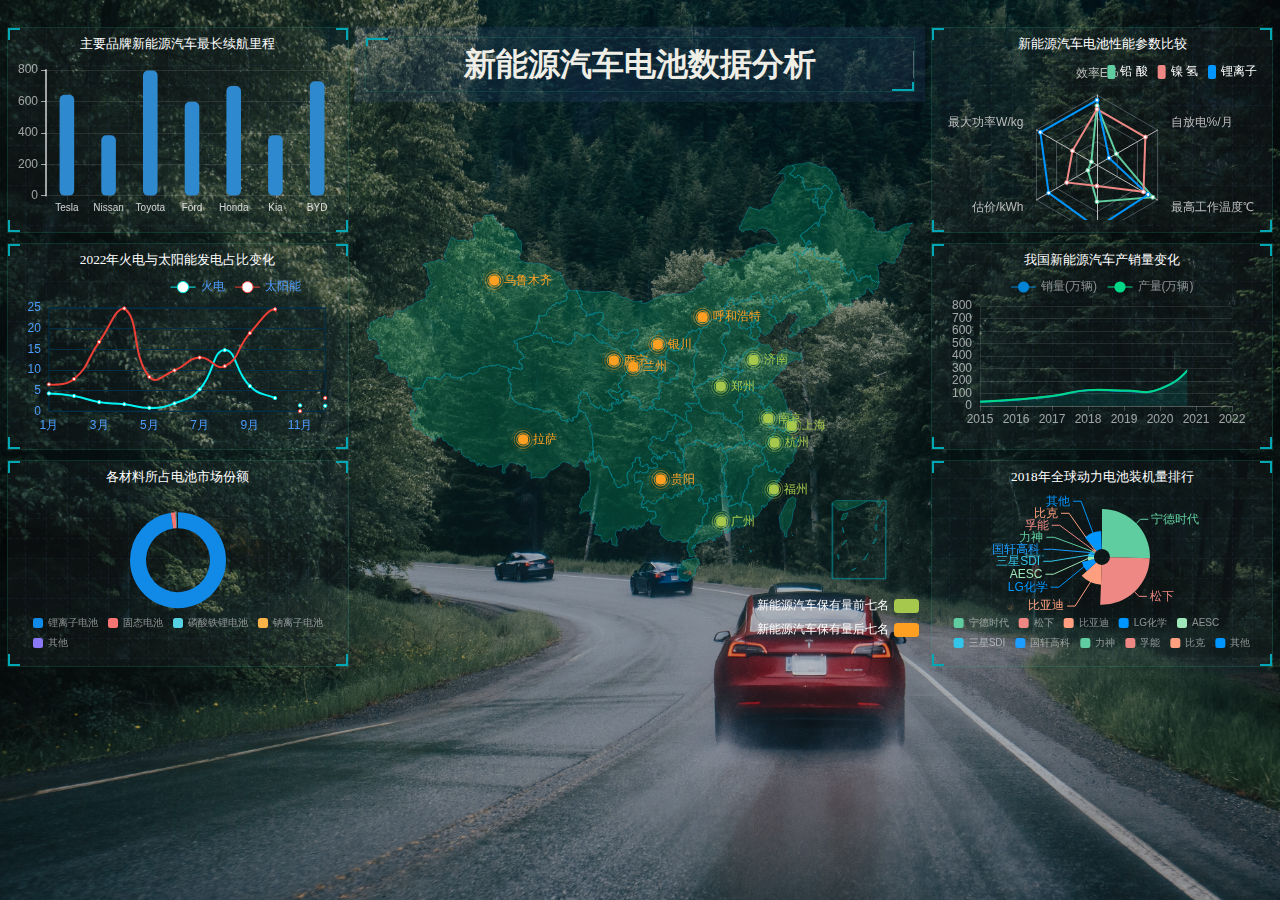
<file: VISION1/index.html>
<!DOCTYPE html>
<html lang="en">
  <head>
    <meta charset="UTF-8" />
    <meta name="viewport" content="width=device-width, initial-scale=1.0" />
    <title>电池数据分析</title>
    <link rel="stylesheet" href="css/index.css" />
  </head>
  <body>
    <!-- 头部 -->
    <!-- <header>
      <h1>电池相关数据</h1>
      <div class="show-time"></div>
      <script>
        var t = null;
        t = setTimeout(time, 1000); //开始运行
        function time() {
          clearTimeout(t); //清除定时器
          dt = new Date();
          var y = dt.getFullYear();
          var mt = dt.getMonth() + 1;
          var day = dt.getDate();
          var h = dt.getHours(); //获取时
          var m = dt.getMinutes(); //获取分
          var s = dt.getSeconds(); //获取秒
          document.querySelector(".show-time").innerHTML =
            "当前时间：" +
            y +
            "年" +
            mt +
            "月" +
            day +
            "日-" +
            h +
            "时" +
            m +
            "分" +
            s +
            "秒";
          t = setTimeout(time, 1000); //设定定时器，循环运行
        }
      </script>
    </header> -->

    <!-- 页面主体 -->
    <section class="mainbox">
      <!-- 左侧盒子 -->
      <div class="column">
        <div class="panel bar">
          <h2>主要品牌新能源汽车最长续航里程</h2>
          <!-- 图表放置盒子 -->
          <div class="chart"></div>
          <!-- 伪元素绘制盒子下边角 -->
          <div class="panel-footer"></div>
        </div>
        <div class="panel line">
          <h2>2022年火电与太阳能发电占比变化
          </h2>
          <div class="chart"></div>
          <div class="panel-footer"></div>
        </div>
        <div class="panel pie">
          <h2>各材料所占电池市场份额</h2>
          <div class="chart"></div>
          <div class="panel-footer"></div>
        </div>
      </div>
      <!-- 中间盒子 -->
      <div class="column">
        <!-- 头部 no模块 -->
        <div class="no">
          <div class="no-hd">
            <ul>
              <li>新能源汽车电池数据分析</li>
              <!-- <li>156万辆</li> -->
            </ul>
          </div>
          <div class="no-bd">
            <ul>
              <!-- <li>2020新能源汽车销量最多省份</li>
              <li>新能源汽车销售数量</li> -->
            </ul>
          </div>
        </div>
        <!-- map模块 -->
        <div class="map">
          <div class="map1"></div>
          <div class="map2"></div>
          <div class="map3"></div>
          <div class="chart"></div>
        </div>
      </div>
      <!-- 右侧盒子 -->
      <div class="column">
        <div class="panel bar2">
          <h2>新能源汽车电池性能参数比较</h2>
          <div class="chart"></div>
          <div class="panel-footer"></div>
        </div>
        <div class="panel line2">
          <h2>我国新能源汽车产销量变化</h2>
          <div class="chart"></div>
          <div class="panel-footer"></div>
        </div>
        <div class="panel pie2">
          <h2>2018年全球动力电池装机量排行</h2>
          <div class="chart"></div>
          <div class="panel-footer"></div>
        </div>
      </div>
    </section>

    <script src="js/flexible.js"></script>
    <script src="js/echarts.min.js"></script>
    <script src="js/jquery.js"></script>
    <!-- 引入china.js 完成地图模块 -->
    <script src="js/china.js"></script>
    <script src="js/index.js"></script>
  </body>
</html>
</file>
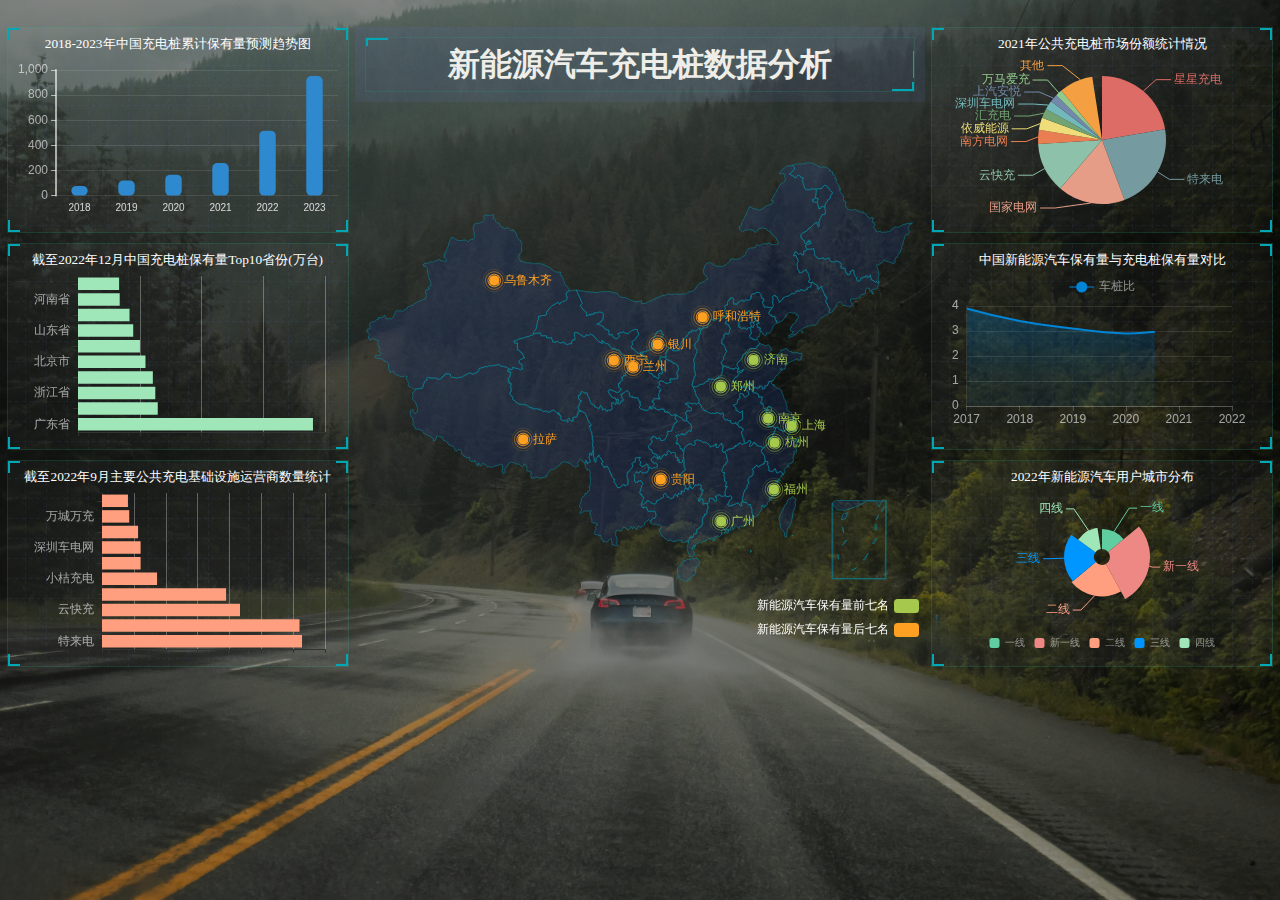
<file: VISION2/index.html>
<!DOCTYPE html>
<html lang="en">
  <head>
    <meta charset="UTF-8" />
    <meta name="viewport" content="width=device-width, initial-scale=1.0" />
    <title>充电桩数据分析</title>
    <link rel="stylesheet" href="css/index.css" />
  </head>
  <body>
    <!-- 头部 -->
    <!-- <header>
      <h1>充电桩相关数据</h1>
      <div class="show-time"></div>
      <script>
        var t = null;
        t = setTimeout(time, 1000); //开始运行
        function time() {
          clearTimeout(t); //清除定时器
          dt = new Date();
          var y = dt.getFullYear();
          var mt = dt.getMonth() + 1;
          var day = dt.getDate();
          var h = dt.getHours(); //获取时
          var m = dt.getMinutes(); //获取分
          var s = dt.getSeconds(); //获取秒
          document.querySelector(".show-time").innerHTML =
            "当前时间：" +
            y +
            "年" +
            mt +
            "月" +
            day +
            "日-" +
            h +
            "时" +
            m +
            "分" +
            s +
            "秒";
          t = setTimeout(time, 1000); //设定定时器，循环运行
        }
      </script>
    </header> -->

    <!-- 页面主体 -->
    <section class="mainbox">
      <!-- 左侧盒子 -->
      <div class="column">
        <div class="panel bar">
          <h2>2018-2023年中国充电桩累计保有量预测趋势图</h2>
          <!-- 图表放置盒子 -->
          <div class="chart"></div>
          <!-- 伪元素绘制盒子下边角 -->
          <div class="panel-footer"></div>
        </div>
        <div class="panel line">
          <h2>截至2022年12月中国充电桩保有量Top10省份(万台)
            <!-- <a class="a-active" href="javascript:;">属性A</a>
            <a href="javascript:;">属性B</a> -->
          </h2>
          <div class="chart"></div>
          <div class="panel-footer"></div>
        </div>
        <div class="panel pie">
          <h2>截至2022年9月主要公共充电基础设施运营商数量统计</h2>
          <div class="chart"></div>
          <div class="panel-footer"></div>
        </div>
      </div>
      <!-- 中间盒子 -->
      <div class="column">
        <!-- 头部 no模块 -->
        <div class="no">
          <div class="no-hd">
            <ul>
              <li>新能源汽车充电桩数据分析</li>
              <!-- <li>156万辆</li> -->
            </ul>
          </div>
          <div class="no-bd">
            <ul>
              <!-- <li>2020新能源汽车销量最多省份</li>
              <li>新能源汽车销售数量</li> -->
            </ul>
          </div>
        </div>
        <!-- map模块 -->
        <div class="map">
          <div class="map1"></div>
          <div class="map2"></div>
          <div class="map3"></div>
          <div class="chart"></div>
        </div>
      </div>
      <!-- 右侧盒子 -->
      <div class="column">
        <div class="panel bar2">
          <h2>2021年公共充电桩市场份额统计情况</h2>
          <div class="chart"></div>
          <div class="panel-footer"></div>
        </div>
        <div class="panel line2">
          <h2>中国新能源汽车保有量与充电桩保有量对比</h2>
          <div class="chart"></div>
          <div class="panel-footer"></div>
        </div>
        <div class="panel pie2">
          <h2>2022年新能源汽车用户城市分布</h2>
          <div class="chart"></div>
          <div class="panel-footer"></div>
        </div>
      </div>
    </section>

    <script src="js/flexible.js"></script>
    <script src="js/echarts.min.js"></script>
    <script src="js/jquery.js"></script>
    <!-- 引入china.js 完成地图模块 -->
    <script src="js/china.js"></script>
    <script src="js/index.js"></script>
  </body>
</html>
</file>
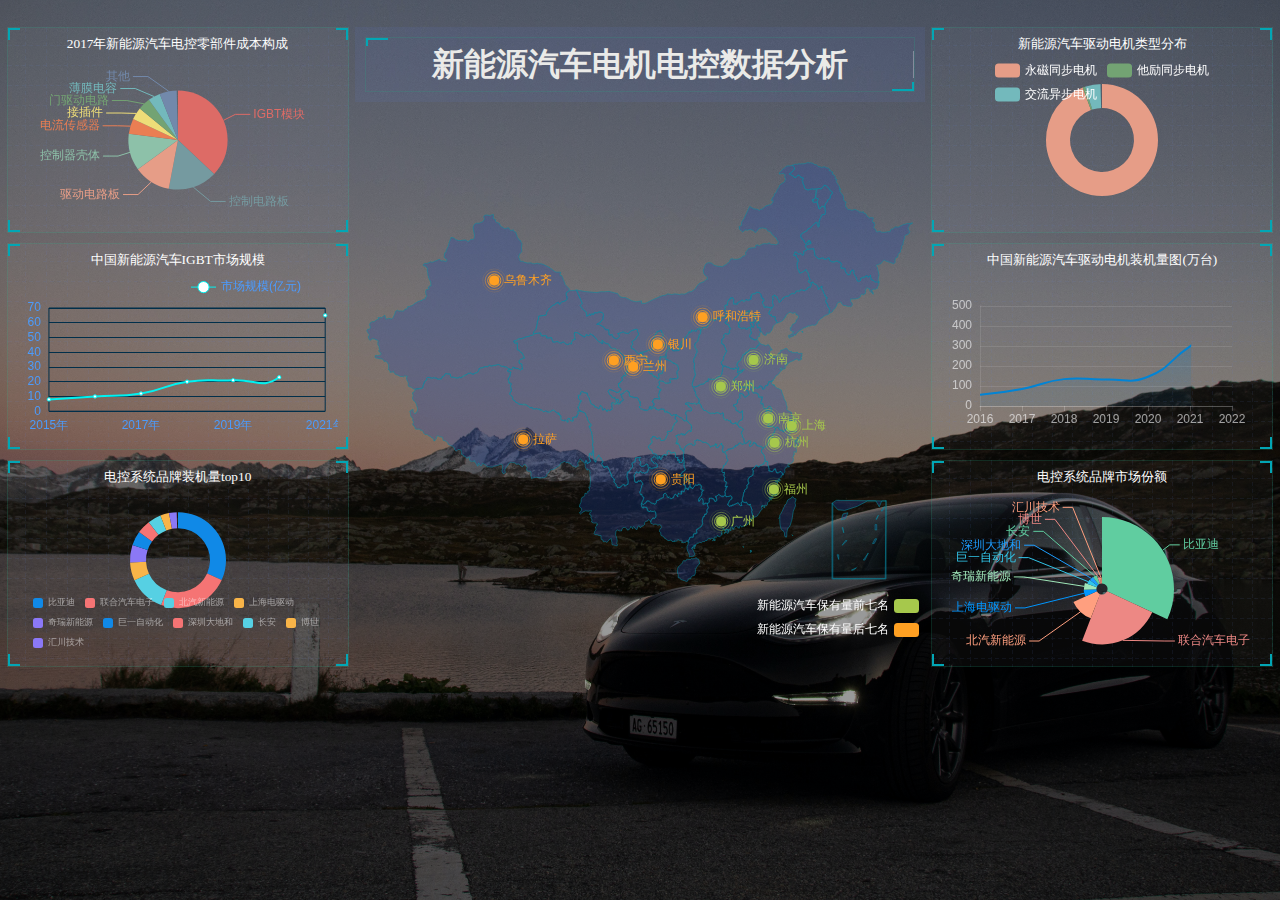
<file: VISION3/index.html>
<!DOCTYPE html>
<html lang="en">
  <head>
    <meta charset="UTF-8" />
    <meta name="viewport" content="width=device-width, initial-scale=1.0" />
    <title>电机电控数据分析</title>
    <link rel="stylesheet" href="css/index.css" />
  </head>
  <body>
    <!-- 头部 -->
    <!-- <header>
      <h1>电机电控相关数据</h1>
      <div class="show-time"></div>
      <script>
        var t = null;
        t = setTimeout(time, 1000); //开始运行
        function time() {
          clearTimeout(t); //清除定时器
          dt = new Date();
          var y = dt.getFullYear();
          var mt = dt.getMonth() + 1;
          var day = dt.getDate();
          var h = dt.getHours(); //获取时
          var m = dt.getMinutes(); //获取分
          var s = dt.getSeconds(); //获取秒
          document.querySelector(".show-time").innerHTML =
            "当前时间：" +
            y +
            "年" +
            mt +
            "月" +
            day +
            "日-" +
            h +
            "时" +
            m +
            "分" +
            s +
            "秒";
          t = setTimeout(time, 1000); //设定定时器，循环运行
        }
      </script>
    </header> -->

    <!-- 页面主体 -->
    <section class="mainbox">
      <!-- 左侧盒子 -->
      <div class="column">
        <div class="panel bar">
          <h2>2017年新能源汽车电控零部件成本构成</h2>
          
          <!-- 图表放置盒子 -->
          <div class="chart"></div>
          <!-- 伪元素绘制盒子下边角 -->
          <div class="panel-footer"></div>
        </div>
        <div class="panel line">
          <h2>中国新能源汽车IGBT市场规模
            <!-- <a class="a-active" href="javascript:;">属性A</a>
            <a href="javascript:;">属性B</a> -->
          </h2>
          <div class="chart"></div>
          <div class="panel-footer"></div>
        </div>
        <div class="panel pie">
          <h2>电控系统品牌装机量top10</h2>
          <div class="chart"></div>
          <div class="panel-footer"></div>
        </div>
      </div>
      <!-- 中间盒子 -->
      <div class="column">
        <!-- 头部 no模块 -->
        <div class="no">
          <div class="no-hd">
            <ul>
              <li>新能源汽车电机电控数据分析</li>
              <!-- <li>156万辆</li> -->
            </ul>
          </div>
          <div class="no-bd">
            <ul>
              <!-- <li>2020新能源汽车销量最多省份</li>
              <li>新能源汽车销售数量</li> -->
            </ul>
          </div>
        </div>
        <!-- map模块 -->
        <div class="map">
          <div class="map1"></div>
          <div class="map2"></div>
          <div class="map3"></div>
          <div class="chart"></div>
        </div>
      </div>
      <!-- 右侧盒子 -->
      <div class="column">
        <div class="panel bar2">
          <h2>新能源汽车驱动电机类型分布</h2>
          <div class="chart"></div>
          <div class="panel-footer"></div>
        </div>
        <div class="panel line2">
          <h2>中国新能源汽车驱动电机装机量图(万台)</h2>
          <div class="chart"></div>
          <div class="panel-footer"></div>
        </div>
        <div class="panel pie2">
          <h2>电控系统品牌市场份额</h2>
          <div class="chart"></div>
          <div class="panel-footer"></div>
        </div>
      </div>
    </section>

    <script src="js/flexible.js"></script>
    <script src="js/echarts.min.js"></script>
    <script src="js/jquery.js"></script>
    <!-- 引入china.js 完成地图模块 -->
    <script src="js/china.js"></script>
    <script src="js/index.js"></script>
  </body>
</html>
</file>
<file: VISION1/css/index.css>
* {
  margin: 0;
  padding: 0;
  box-sizing: border-box;
}
/* @font-face {
  font-family: electronicFont;
  src: url(../font/DS-DIGIT.TTF);
} */
body {
  background: linear-gradient(rgba(0, 0, 0, 0.2), rgba(0, 0, 0, 0.2)),url(../background1.jpg) no-repeat top center;
  line-height: 1.15;
  /* 下面代码让背景图铺满 */
  background-size:100% 100%;
  background-attachment:fixed;
}
header {
  position: relative;
  height: 1.25rem;
  background: url(../images/head_bg.png) no-repeat;
  background-size: 100% 100%;
}
header h1 {
  font-size: 0.475rem;
  color: rgba(255, 255, 255, 0.87);
  text-align: center;
  line-height: 1rem;
}
header .show-time {
  position: absolute;
  top: 0;
  right: 0.375rem;
  line-height: 0.9375rem;
  color: rgba(255, 255, 255, 0.7);
  font-size: 0.25rem;
}
.mainbox {
  position: relative;
  top: 20px;
  display: flex;
  min-width: 1024px;
  max-height: 1920px;
  margin: 0 auto;
  padding: 0.125rem 0.125rem 0;
}
.mainbox .column {
  flex: 3;
}
.mainbox .column:nth-child(2) {
  flex: 5;
  margin: 0 0.125rem 0.1875rem;
  overflow: hidden;
}
.mainbox .panel {
  position: relative;
  height: 3.875rem;
  padding: 0 0.1875rem 0.5rem;
  margin-bottom: 0.1875rem;
  border: 1px solid rgba(25, 186, 139, 0.17);
  background: url(../images/line.png) rgba(255, 255, 255, 0.03);
}
.mainbox .panel::before {
  position: absolute;
  top: 0;
  left: 0;
  width: 10px;
  height: 10px;
  border-left: 2px solid #02a6b5;
  border-top: 2px solid #02a6b5;
  content: '';
}
.mainbox .panel::after {
  position: absolute;
  top: 0;
  right: 0;
  width: 10px;
  height: 10px;
  border-right: 2px solid #02a6b5;
  border-top: 2px solid #02a6b5;
  content: '';
}
.mainbox .panel .panel-footer {
  position: absolute;
  bottom: 0;
  left: 0;
  width: 100%;
}
.mainbox .panel .panel-footer::before {
  position: absolute;
  bottom: 0;
  left: 0;
  width: 10px;
  height: 10px;
  border-left: 2px solid #02a6b5;
  border-bottom: 2px solid #02a6b5;
  content: '';
}
.mainbox .panel .panel-footer::after {
  position: absolute;
  bottom: 0;
  right: 0;
  width: 10px;
  height: 10px;
  border-right: 2px solid #02a6b5;
  border-bottom: 2px solid #02a6b5;
  content: '';
}
.mainbox .panel h2 {
  height: 0.6rem;
  color: #fff;
  line-height: 0.6rem;
  text-align: center;
  font-size: 0.25rem;
  font-weight: 400;
}
.mainbox .panel h2 a {
  color: #a7a7a7;
  text-decoration: none;
  margin: 0 0.125rem;
}
.mainbox .panel h2 .a-active {
  color: #fff;
}
.mainbox .panel .chart {
  height: 3rem;
}
.no {
  background-color: rgba(101, 132, 226, 0.1);
  padding: 0.1875rem;
}
.no .no-hd {
  position: relative;
  border: 1px solid rgba(25, 186, 139, 0.17);
}
.no .no-hd::before {
  position: absolute;
  top: 0;
  left: 0;
  width: 0.375rem;
  height: 0.125rem;
  border-top: 2px solid #02a6b5;
  border-left: 2px solid #02a6b5;
  content: '';
}
.no .no-hd::after {
  position: absolute;
  bottom: 0;
  right: 0;
  width: 0.375rem;
  height: 0.125rem;
  border-bottom: 2px solid #02a6b5;
  border-right: 2px solid #02a6b5;
  content: '';
}
.no .no-hd ul {
  display: flex;
}
.no .no-hd ul li {
  position: relative;
  flex: 1;
  line-height: 1rem;
  font-size: 0.6rem;
  font-weight: bold;
  color: #eeede6;
  text-align: center;
  /* font-family: electronicFont; */
}
.no .no-hd ul li:first-child::after {
  content: '';
  position: absolute;
  top: 25%;
  right: 0;
  height: 50%;
  width: 1px;
  background-color: rgba(255, 255, 255, 0.3);
}
.no .no-bd ul {
  display: flex;
}
.no .no-bd ul li {
  flex: 1;
  text-align: center;
  color: rgba(255, 255, 255, 0.7);
  font-size: 0.225rem;
  height: 0.5rem;
  line-height: 0.5rem;
  padding-top: 0.125rem;
}
.map {
  position: relative;
  height: 10.125rem;
}
.map .map1 {
  width: 6.475rem;
  height: 6.475rem;
  position: absolute;
  top: 50%;
  left: 50%;
  transform: translate(-50%, -50%);
  /* background: url(../images/map.png); */
  background-size: 100% 100%;
  opacity: 0.3;
}
.map .map2 {
  position: absolute;
  top: 50%;
  left: 50%;
  transform: translate(-50%, -50%);
  width: 8.0375rem;
  height: 8.0375rem;
  /* background: url(../images/lbx.png); */
  background-size: 100% 100%;
  animation: rotate1 15s linear infinite;
  opacity: 0.6;
}
.map .map3 {
  position: absolute;
  top: 50%;
  left: 50%;
  transform: translate(-50%, -50%);
  width: 7.075rem;
  height: 7.075rem;
  /* background: url(../images/jt.png); */
  background-size: 100% 100%;
  animation: rotate2 15s linear infinite;
}
.map .chart {
  position: absolute;
  top: 0;
  left: 0;
  height: 10.125rem;
  width: 100%;
}

@keyframes rotate1 {
  from {
    transform: translate(-50%, -50%) rotate(0deg);
  }
  to {
    transform: translate(-50%, -50%) rotate(360deg);
  }
}
@keyframes rotate2 {
  from {
    transform: translate(-50%, -50%) rotate(360deg);
  }
  to {
    transform: translate(-50%, -50%) rotate(0deg);
  }
}
/* 约束屏幕尺寸 */
@media screen and (max-width: 1024px) {
  html {
    font-size: 42px !important;
  }
}
@media screen and (min-width: 1920px) {
  html {
    font-size: 80px !important;
  }
}
</file>
<file: VISION2/css/index.css>
* {
  margin: 0;
  padding: 0;
  box-sizing: border-box;
}

/* @font-face {
  font-family: electronicFont;
  src: url(../font/DS-DIGIT.TTF);
} */
body {
  background: linear-gradient(rgba(0, 0, 0, 0.4), rgba(0, 0, 0, 0.4)),url(../background.jpg) no-repeat top center;
  line-height: 1.15;
  /* 下面代码让背景图铺满 */
  background-size:100% 100%;
  background-attachment:fixed;
}
header {
  position: relative;
  height: 1.25rem;
  background: url(../images/head_bg.png) no-repeat;
  background-size: 100% 100%;
}
header h1 {
  font-size: 0.475rem;
  color: rgba(255, 255, 255, 0.87);
  text-align: center;
  line-height: 1rem;
}
header .show-time {
  position: absolute;
  top: 0;
  right: 0.375rem;
  line-height: 0.9375rem;
  color: rgba(255, 255, 255, 0.7);
  font-size: 0.25rem;
}
.mainbox {
  position: relative;
  top: 20px;
  display: flex;
  min-width: 1024px;
  max-height: 1920px;
  margin: 0 auto;
  padding: 0.125rem 0.125rem 0;
}
.mainbox .column {
  flex: 3;
}
.mainbox .column:nth-child(2) {
  flex: 5;
  margin: 0 0.125rem 0.1875rem;
  overflow: hidden;
}
.mainbox .panel {
  position: relative;
  height: 3.875rem;
  padding: 0 0.1875rem 0.5rem;
  margin-bottom: 0.1875rem;
  border: 1px solid rgba(25, 186, 139, 0.17);
  background: url(../images/line.png) rgba(255, 255, 255, 0.03);
}
.mainbox .panel::before {
  position: absolute;
  top: 0;
  left: 0;
  width: 10px;
  height: 10px;
  border-left: 2px solid #02a6b5;
  border-top: 2px solid #02a6b5;
  content: '';
}
.mainbox .panel::after {
  position: absolute;
  top: 0;
  right: 0;
  width: 10px;
  height: 10px;
  border-right: 2px solid #02a6b5;
  border-top: 2px solid #02a6b5;
  content: '';
}
.mainbox .panel .panel-footer {
  position: absolute;
  bottom: 0;
  left: 0;
  width: 100%;
}
.mainbox .panel .panel-footer::before {
  position: absolute;
  bottom: 0;
  left: 0;
  width: 10px;
  height: 10px;
  border-left: 2px solid #02a6b5;
  border-bottom: 2px solid #02a6b5;
  content: '';
}
.mainbox .panel .panel-footer::after {
  position: absolute;
  bottom: 0;
  right: 0;
  width: 10px;
  height: 10px;
  border-right: 2px solid #02a6b5;
  border-bottom: 2px solid #02a6b5;
  content: '';
}
.mainbox .panel h2 {
  height: 0.6rem;
  color: #fff;
  line-height: 0.6rem;
  text-align: center;
  font-size: 0.25rem;
  font-weight: 400;
}
.mainbox .panel h2 a {
  color: #a7a7a7;
  text-decoration: none;
  margin: 0 0.125rem;
}
.mainbox .panel h2 .a-active {
  color: #fff;
}
.mainbox .panel .chart {
  height: 3rem;
}
.no {
  background-color: rgba(101, 132, 226, 0.1);
  padding: 0.1875rem;
}
.no .no-hd {
  position: relative;
  border: 1px solid rgba(25, 186, 139, 0.17);
}
.no .no-hd::before {
  position: absolute;
  top: 0;
  left: 0;
  width: 0.375rem;
  height: 0.125rem;
  border-top: 2px solid #02a6b5;
  border-left: 2px solid #02a6b5;
  content: '';
}
.no .no-hd::after {
  position: absolute;
  bottom: 0;
  right: 0;
  width: 0.375rem;
  height: 0.125rem;
  border-bottom: 2px solid #02a6b5;
  border-right: 2px solid #02a6b5;
  content: '';
}
.no .no-hd ul {
  display: flex;
}
.no .no-hd ul li {
  position: relative;
  flex: 1;
  line-height: 1rem;
  font-size: 0.6rem;
  font-weight: bold;
  color: #eeede8;
  text-align: center;
  font-family: electronicFont;
}
.no .no-hd ul li:first-child::after {
  content: '';
  position: absolute;
  top: 25%;
  right: 0;
  height: 50%;
  width: 1px;
  background-color: rgba(255, 255, 255, 0.3);
}
.no .no-bd ul {
  display: flex;
}
.no .no-bd ul li {
  flex: 1;
  text-align: center;
  color: rgba(255, 255, 255, 0.7);
  font-size: 0.225rem;
  height: 0.5rem;
  line-height: 0.5rem;
  padding-top: 0.125rem;
}
.map {
  position: relative;
  height: 10.125rem;
}
.map .map1 {
  width: 6.475rem;
  height: 6.475rem;
  position: absolute;
  top: 50%;
  left: 50%;
  transform: translate(-50%, -50%);
  /* background: url(../images/map.png); */
  background-size: 100% 100%;
  opacity: 0.3;
}
.map .map2 {
  position: absolute;
  top: 50%;
  left: 50%;
  transform: translate(-50%, -50%);
  width: 8.0375rem;
  height: 8.0375rem;
  /* background: url(../images/lbx.png); */
  background-size: 100% 100%;
  animation: rotate1 15s linear infinite;
  opacity: 0.6;
}
.map .map3 {
  position: absolute;
  top: 50%;
  left: 50%;
  transform: translate(-50%, -50%);
  width: 7.075rem;
  height: 7.075rem;
  /* background: url(../images/jt.png); */
  background-size: 100% 100%;
  animation: rotate2 15s linear infinite;
}
.map .chart {
  position: absolute;
  top: 0;
  left: 0;
  height: 10.125rem;
  width: 100%;
}
@keyframes rotate1 {
  from {
    transform: translate(-50%, -50%) rotate(0deg);
  }
  to {
    transform: translate(-50%, -50%) rotate(360deg);
  }
}
@keyframes rotate2 {
  from {
    transform: translate(-50%, -50%) rotate(360deg);
  }
  to {
    transform: translate(-50%, -50%) rotate(0deg);
  }
}
/* 约束屏幕尺寸 */
@media screen and (max-width: 1024px) {
  html {
    font-size: 42px !important;
  }
}
@media screen and (min-width: 1920px) {
  html {
    font-size: 80px !important;
  }
}
</file>
<file: VISION3/css/index.css>
* {
  margin: 0;
  padding: 0;
  box-sizing: border-box;
}

/* @font-face {
  font-family: electronicFont;
  src: url(../font/DS-DIGIT.TTF);
} */
body {
  background: linear-gradient(rgba(0, 0, 0, 0.4), rgba(0, 0, 0, 0.4)),url(../background.jpg) no-repeat top center;
  line-height: 1.15;
  /* 下面代码让背景图铺满 */
  background-size:100% 100%;
  background-attachment:fixed;
}
header {
  position: relative;
  height: 1.25rem;
  background: url(../images/head_bg.png) no-repeat;
  background-size: 100% 100%;
}
header h1 {
  font-size: 0.475rem;
  color: rgba(255, 255, 255, 0.87);
  text-align: center;
  line-height: 1rem;
}

header .show-time {
  position: absolute;
  top: 0;
  right: 0.375rem;
  line-height: 0.9375rem;
  color: rgba(255, 255, 255, 0.7);
  font-size: 0.25rem;
}
.mainbox {
  position: relative;
  top: 20px;
  display: flex;
  min-width: 1024px;
  max-height: 1920px;
  margin: 0 auto;
  padding: 0.125rem 0.125rem 0;
}
.mainbox .column {
  flex: 3;
}
.mainbox .column:nth-child(2) {
  flex: 5;
  margin: 0 0.125rem 0.1875rem;
  overflow: hidden;
}
.mainbox .panel {
  position: relative;
  height: 3.875rem;
  padding: 0 0.1875rem 0.5rem;
  margin-bottom: 0.1875rem;
  border: 1px solid rgba(25, 186, 139, 0.17);
  background: url(../images/line.png) rgba(255, 255, 255, 0.03);
}
.mainbox .panel::before {
  position: absolute;
  top: 0;
  left: 0;
  width: 10px;
  height: 10px;
  border-left: 2px solid #02a6b5;
  border-top: 2px solid #02a6b5;
  content: '';
}
.mainbox .panel::after {
  position: absolute;
  top: 0;
  right: 0;
  width: 10px;
  height: 10px;
  border-right: 2px solid #02a6b5;
  border-top: 2px solid #02a6b5;
  content: '';
}
.mainbox .panel .panel-footer {
  position: absolute;
  bottom: 0;
  left: 0;
  width: 100%;
}
.mainbox .panel .panel-footer::before {
  position: absolute;
  bottom: 0;
  left: 0;
  width: 10px;
  height: 10px;
  border-left: 2px solid #02a6b5;
  border-bottom: 2px solid #02a6b5;
  content: '';
}
.mainbox .panel .panel-footer::after {
  position: absolute;
  bottom: 0;
  right: 0;
  width: 10px;
  height: 10px;
  border-right: 2px solid #02a6b5;
  border-bottom: 2px solid #02a6b5;
  content: '';
}
.mainbox .panel h2 {
  height: 0.6rem;
  color: #fff;
  line-height: 0.6rem;
  text-align: center;
  font-size: 0.25rem;
  font-weight: 400;
}

.mainbox .panel h2 a {
  color: #a7a7a7;
  text-decoration: none;
  margin: 0 0.125rem;
}
.mainbox .panel h2 .a-active {
  color: #fff;
}
.mainbox .panel .chart {
  height: 3rem;
}
.no {
  background-color: rgba(101, 132, 226, 0.1);
  padding: 0.1875rem;
}
.no .no-hd {
  position: relative;
  border: 1px solid rgba(25, 186, 139, 0.17);
}
.no .no-hd::before {
  position: absolute;
  top: 0;
  left: 0;
  width: 0.375rem;
  height: 0.125rem;
  border-top: 2px solid #02a6b5;
  border-left: 2px solid #02a6b5;
  content: '';
}
.no .no-hd::after {
  position: absolute;
  bottom: 0;
  right: 0;
  width: 0.375rem;
  height: 0.125rem;
  border-bottom: 2px solid #02a6b5;
  border-right: 2px solid #02a6b5;
  content: '';
}
.no .no-hd ul {
  display: flex;
}
.no .no-hd ul li {
  position: relative;
  flex: 1;
  line-height: 1rem;
  font-size: 0.6rem;
  font-weight: bold;
  color: #eaeae8;
  text-align: center;
  font-family: electronicFont;
}
.no .no-hd ul li:first-child::after {
  content: '';
  position: absolute;
  top: 25%;
  right: 0;
  height: 50%;
  width: 1px;
  background-color: rgba(255, 255, 255, 0.3);
}
.no .no-bd ul {
  display: flex;
}
.no .no-bd ul li {
  flex: 1;
  text-align: center;
  color: rgba(255, 255, 255, 0.7);
  font-size: 0.225rem;
  height: 0.5rem;
  line-height: 0.5rem;
  padding-top: 0.125rem;
}
.map {
  position: relative;
  height: 10.125rem;
}
.map .map1 {
  width: 6.475rem;
  height: 6.475rem;
  position: absolute;
  top: 50%;
  left: 50%;
  transform: translate(-50%, -50%);
  /* background: url(../images/map.png); */
  background-size: 100% 100%;
  opacity: 0.3;
}
.map .map2 {
  position: absolute;
  top: 50%;
  left: 50%;
  transform: translate(-50%, -50%);
  width: 8.0375rem;
  height: 8.0375rem;
  /* background: url(../images/lbx.png); */
  background-size: 100% 100%;
  animation: rotate1 15s linear infinite;
  opacity: 0.6;
}
.map .map3 {
  position: absolute;
  top: 50%;
  left: 50%;
  transform: translate(-50%, -50%);
  width: 7.075rem;
  height: 7.075rem;
  /* background: url(../images/jt.png); */
  background-size: 100% 100%;
  animation: rotate2 15s linear infinite;
}
.map .chart {
  position: absolute;
  top: 0;
  left: 0;
  height: 10.125rem;
  width: 100%;
}
@keyframes rotate1 {
  from {
    transform: translate(-50%, -50%) rotate(0deg);
  }
  to {
    transform: translate(-50%, -50%) rotate(360deg);
  }
}
@keyframes rotate2 {
  from {
    transform: translate(-50%, -50%) rotate(360deg);
  }
  to {
    transform: translate(-50%, -50%) rotate(0deg);
  }
}
/* 约束屏幕尺寸 */
@media screen and (max-width: 1024px) {
  html {
    font-size: 42px !important;
  }
}
@media screen and (min-width: 1920px) {
  html {
    font-size: 80px !important;
  }
}
</file>
